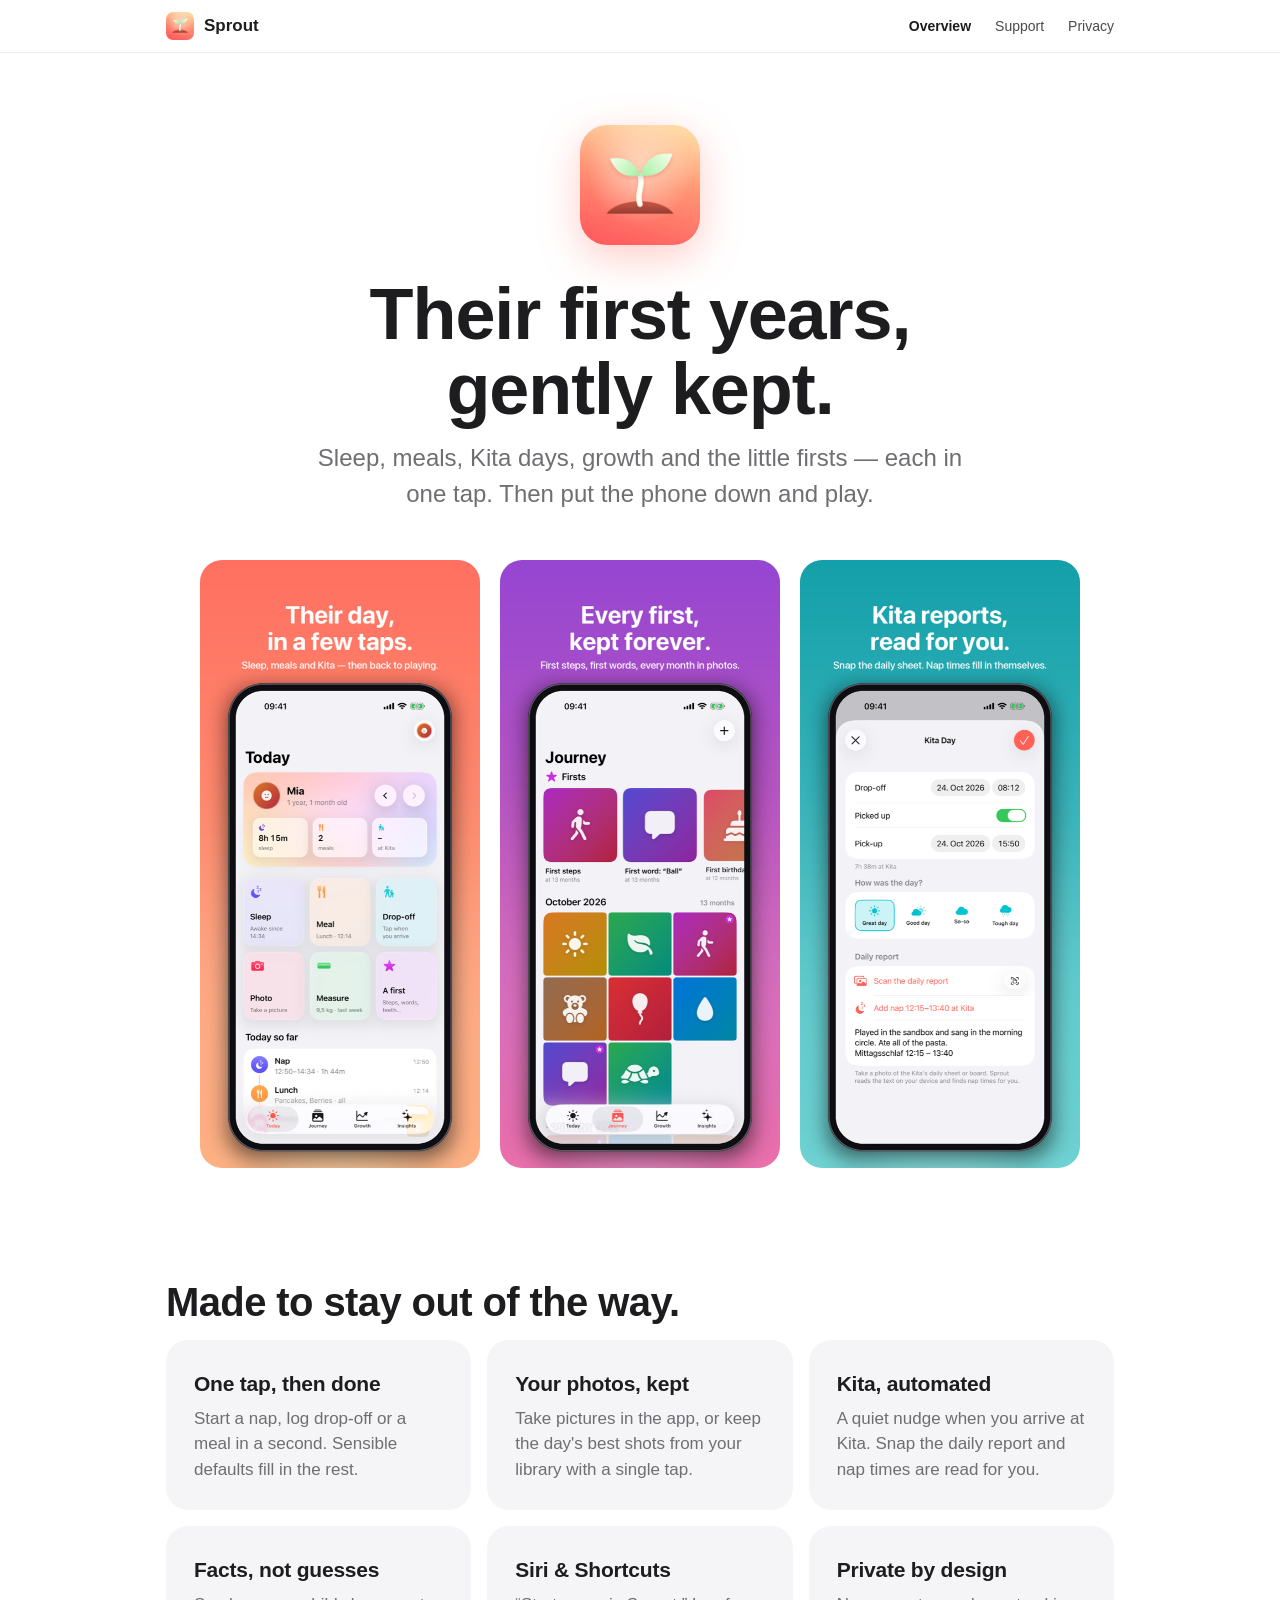
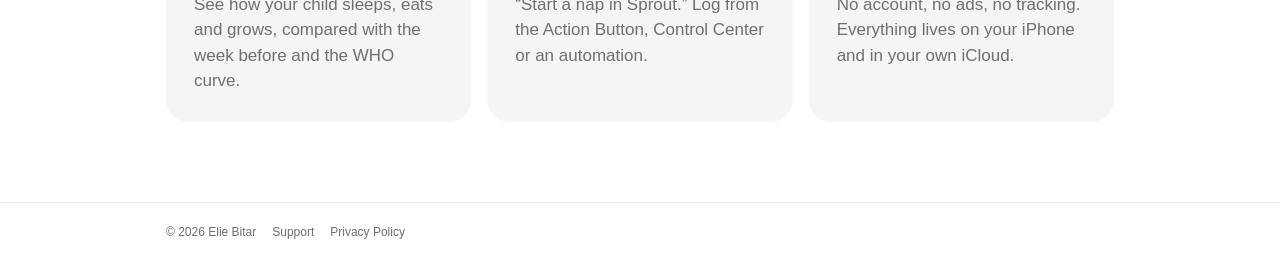
<file: index.html>
<!doctype html>
<html lang="en">
<head>
  <meta charset="utf-8">
  <meta name="viewport" content="width=device-width, initial-scale=1">
  <title>Sprout: Baby Journal</title>
  <meta name="description" content="A calm, private journal for your child's first years. Sleep, meals, Kita days, growth and firsts — each in one tap.">
  <link rel="icon" href="img/icon.png">
  <link rel="apple-touch-icon" href="img/icon.png">
  <link rel="stylesheet" href="style.css">
</head>
<body>
  <nav><div class="inner">
    <a class="brand" href="./"><img src="img/icon.png" alt="">Sprout</a>
    <a class="link" href="./" aria-current="page">Overview</a>
    <a class="link" href="support.html">Support</a>
    <a class="link" href="privacy.html">Privacy</a>
  </div></nav>

  <main>
    <section class="hero">
      <img class="icon" src="img/icon.png" alt="Sprout app icon">
      <h1>Their first years,<br>gently kept.</h1>
      <p class="lede">Sleep, meals, Kita days, growth and the little firsts — each in one tap. Then put the phone down and play.</p>
      <div class="shots">
        <img src="img/shot-1.png" alt="Today screen with sleep, meal and Kita tiles">
        <img src="img/shot-3.png" alt="Journey screen with first steps and monthly photos">
        <img src="img/shot-6.png" alt="Kita day with a scanned daily report">
      </div>
    </section>

    <h2>Made to stay out of the way.</h2>
    <div class="grid">
      <div class="card"><h3>One tap, then done</h3><p>Start a nap, log drop-off or a meal in a second. Sensible defaults fill in the rest.</p></div>
      <div class="card"><h3>Your photos, kept</h3><p>Take pictures in the app, or keep the day's best shots from your library with a single tap.</p></div>
      <div class="card"><h3>Kita, automated</h3><p>A quiet nudge when you arrive at Kita. Snap the daily report and nap times are read for you.</p></div>
      <div class="card"><h3>Facts, not guesses</h3><p>See how your child sleeps, eats and grows, compared with the week before and the WHO curve.</p></div>
      <div class="card"><h3>Siri &amp; Shortcuts</h3><p>“Start a nap in Sprout.” Log from the Action Button, Control Center or an automation.</p></div>
      <div class="card"><h3>Private by design</h3><p>No account, no ads, no tracking. Everything lives on your iPhone and in your own iCloud.</p></div>
    </div>
  </main>

  <footer><div class="inner">
    <span>© 2026 Elie Bitar</span>
    <a href="support.html">Support</a>
    <a href="privacy.html">Privacy Policy</a>
  </div></footer>
</body>
</html>
</file>
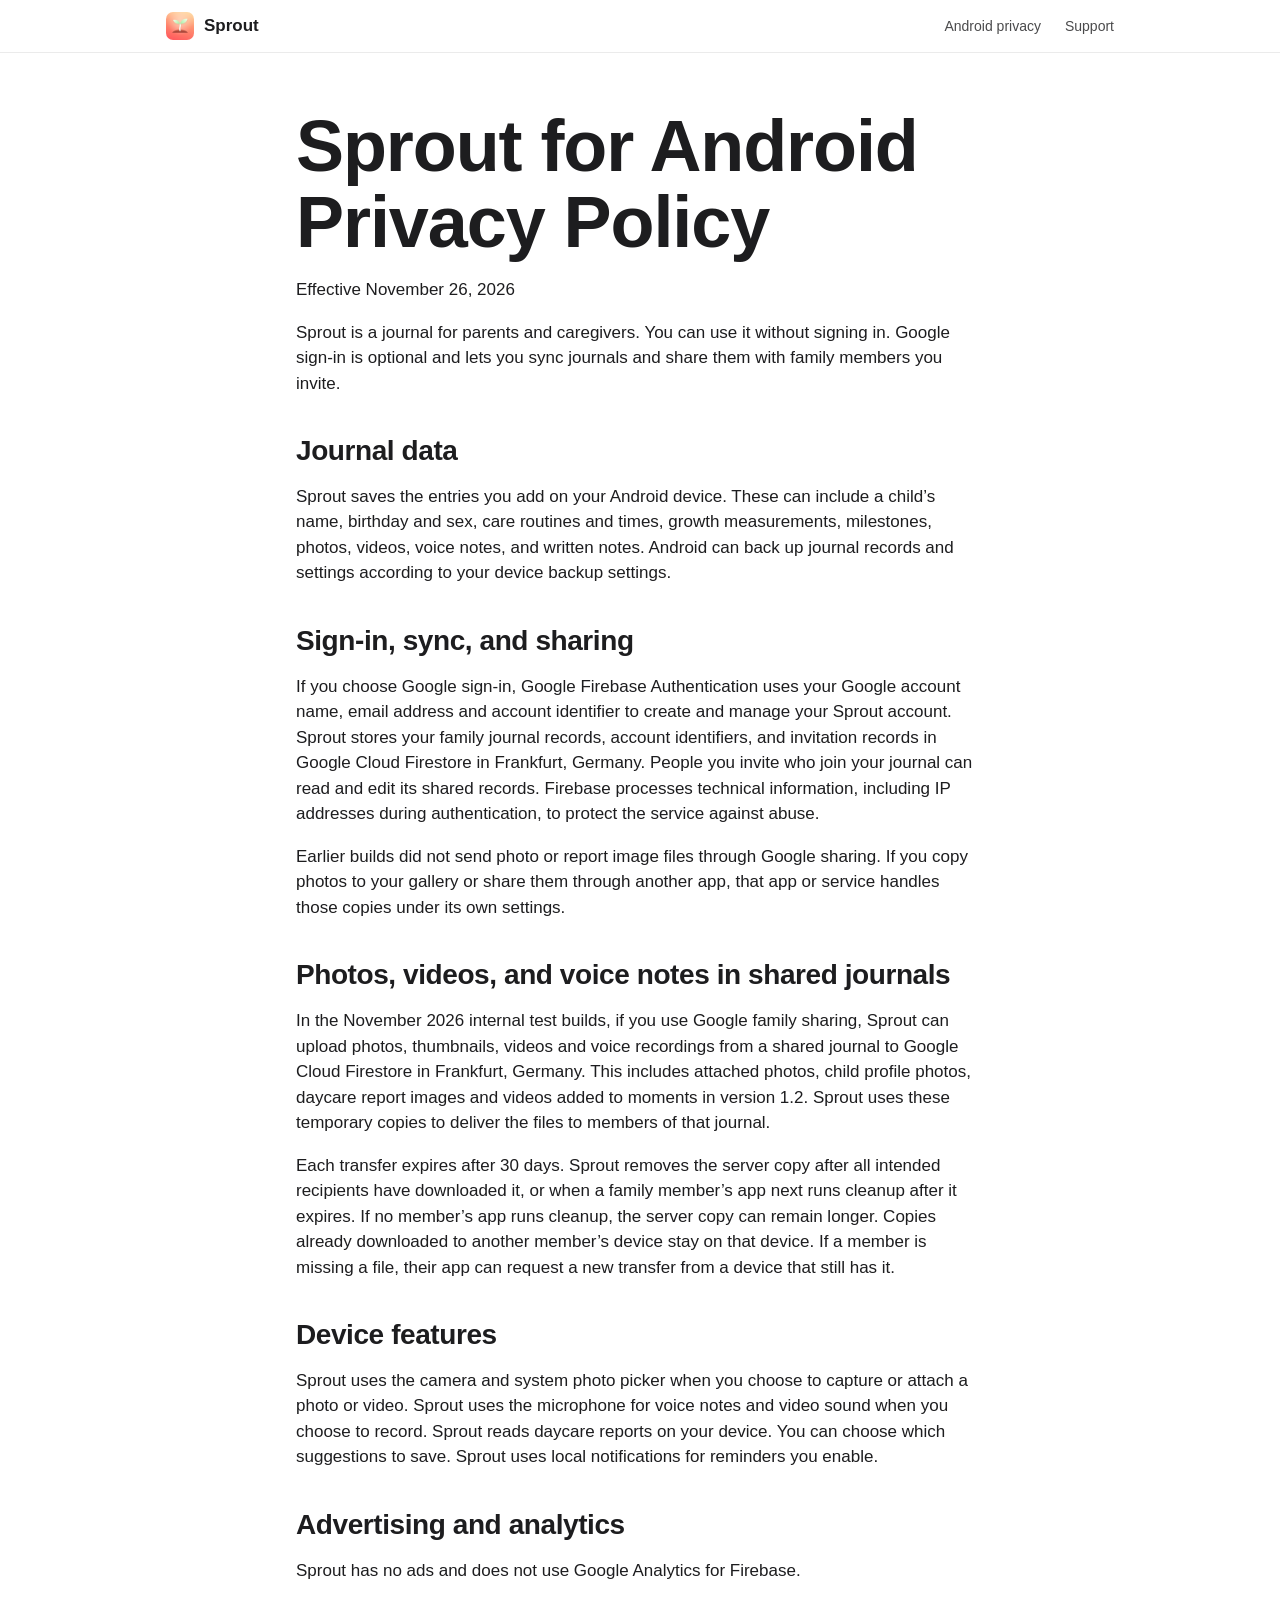
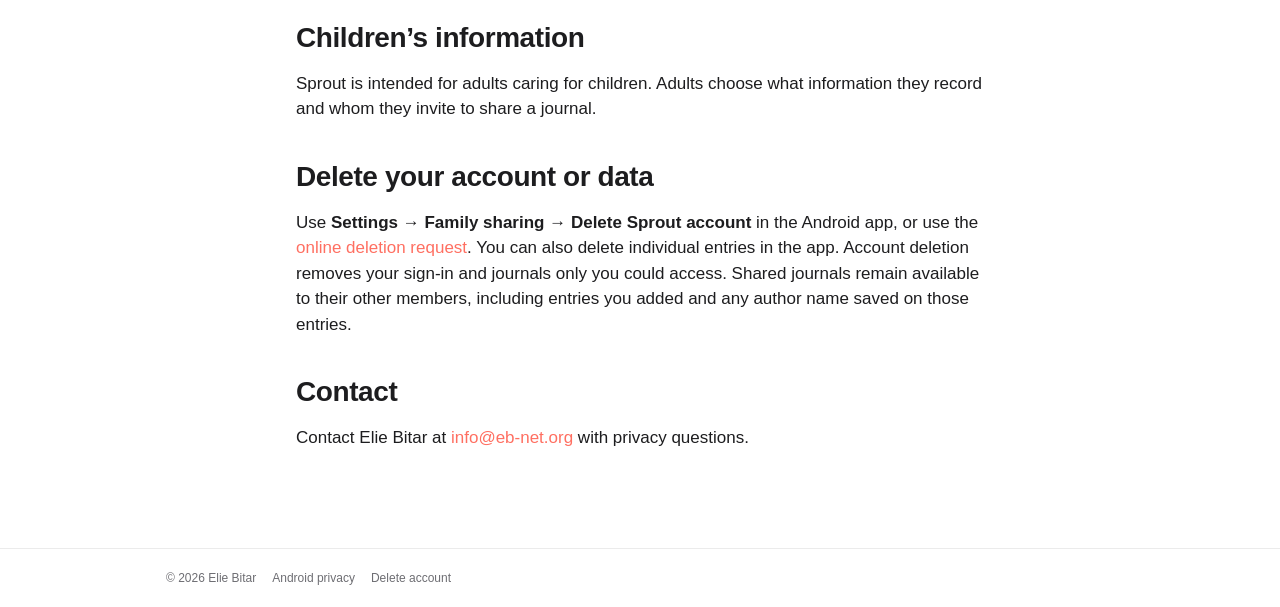
<file: android-privacy.html>
<!doctype html>
<html lang="en">
<head>
  <meta charset="utf-8">
  <meta name="viewport" content="width=device-width, initial-scale=1">
  <title>Sprout for Android Privacy Policy | Sprout</title>
  <link rel="icon" href="img/icon.png">
  <link rel="stylesheet" href="style.css">
</head>
<body>
  <nav><div class="inner">
    <a class="brand" href="./"><img src="img/icon.png" alt="">Sprout</a>
    <a class="link" href="android-privacy.html">Android privacy</a>
    <a class="link" href="support.html">Support</a>
  </div></nav>
  <main class="prose">
    <h1>Sprout for Android Privacy Policy</h1>
    <p class="muted">Effective November 26, 2026</p>
    <p>Sprout is a journal for parents and caregivers. You can use it without signing in. Google sign-in is optional and lets you sync journals and share them with family members you invite.</p>
    <h2>Journal data</h2>
    <p>Sprout saves the entries you add on your Android device. These can include a child’s name, birthday and sex, care routines and times, growth measurements, milestones, photos, videos, voice notes, and written notes. Android can back up journal records and settings according to your device backup settings.</p>
    <h2>Sign-in, sync, and sharing</h2>
    <p>If you choose Google sign-in, Google Firebase Authentication uses your Google account name, email address and account identifier to create and manage your Sprout account. Sprout stores your family journal records, account identifiers, and invitation records in Google Cloud Firestore in Frankfurt, Germany. People you invite who join your journal can read and edit its shared records. Firebase processes technical information, including IP addresses during authentication, to protect the service against abuse.</p>
    <p>Earlier builds did not send photo or report image files through Google sharing. If you copy photos to your gallery or share them through another app, that app or service handles those copies under its own settings.</p>
    <h2>Photos, videos, and voice notes in shared journals</h2>
    <p>In the November 2026 internal test builds, if you use Google family sharing, Sprout can upload photos, thumbnails, videos and voice recordings from a shared journal to Google Cloud Firestore in Frankfurt, Germany. This includes attached photos, child profile photos, daycare report images and videos added to moments in version 1.2. Sprout uses these temporary copies to deliver the files to members of that journal.</p>
    <p>Each transfer expires after 30 days. Sprout removes the server copy after all intended recipients have downloaded it, or when a family member’s app next runs cleanup after it expires. If no member’s app runs cleanup, the server copy can remain longer. Copies already downloaded to another member’s device stay on that device. If a member is missing a file, their app can request a new transfer from a device that still has it.</p>
    <h2>Device features</h2>
    <p>Sprout uses the camera and system photo picker when you choose to capture or attach a photo or video. Sprout uses the microphone for voice notes and video sound when you choose to record. Sprout reads daycare reports on your device. You can choose which suggestions to save. Sprout uses local notifications for reminders you enable.</p>
    <h2>Advertising and analytics</h2>
    <p>Sprout has no ads and does not use Google Analytics for Firebase.</p>
    <h2>Children’s information</h2>
    <p>Sprout is intended for adults caring for children. Adults choose what information they record and whom they invite to share a journal.</p>
    <h2>Delete your account or data</h2>
    <p>Use <strong>Settings → Family sharing → Delete Sprout account</strong> in the Android app, or use the <a href="delete-account.html">online deletion request</a>. You can also delete individual entries in the app. Account deletion removes your sign-in and journals only you could access. Shared journals remain available to their other members, including entries you added and any author name saved on those entries.</p>
    <h2>Contact</h2>
    <p>Contact Elie Bitar at <a href="mailto:info@eb-net.org">info@eb-net.org</a> with privacy questions.</p>
  </main>
  <footer><div class="inner">
    <span>© 2026 Elie Bitar</span>
    <a href="android-privacy.html">Android privacy</a>
    <a href="delete-account.html">Delete account</a>
  </div></footer>
</body>
</html>
</file>
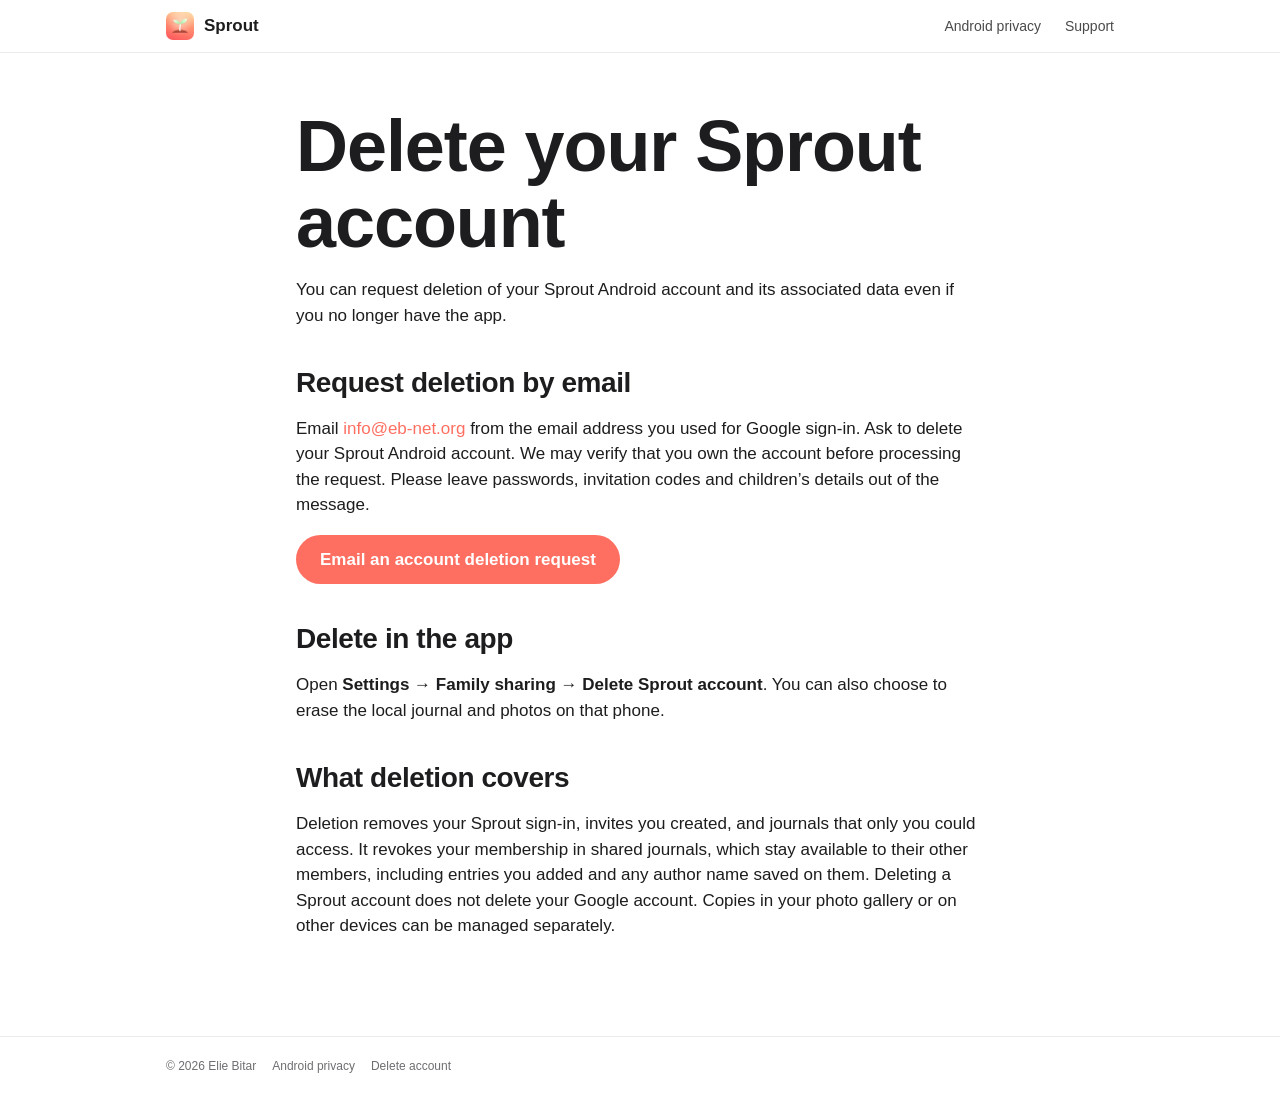
<file: delete-account.html>
<!doctype html>
<html lang="en">
<head>
  <meta charset="utf-8">
  <meta name="viewport" content="width=device-width, initial-scale=1">
  <title>Delete your Sprout account | Sprout</title>
  <link rel="icon" href="img/icon.png">
  <link rel="stylesheet" href="style.css">
</head>
<body>
  <nav><div class="inner">
    <a class="brand" href="./"><img src="img/icon.png" alt="">Sprout</a>
    <a class="link" href="android-privacy.html">Android privacy</a>
    <a class="link" href="support.html">Support</a>
  </div></nav>
  <main class="prose">
    <h1>Delete your Sprout account</h1>
    <p>You can request deletion of your Sprout Android account and its associated data even if you no longer have the app.</p>
    <h2>Request deletion by email</h2>
    <p>Email <a href="mailto:info@eb-net.org?subject=Sprout%20Android%20account%20deletion">info@eb-net.org</a> from the email address you used for Google sign-in. Ask to delete your Sprout Android account. We may verify that you own the account before processing the request. Please leave passwords, invitation codes and children’s details out of the message.</p>
    <p><a class="button" href="mailto:info@eb-net.org?subject=Sprout%20Android%20account%20deletion">Email an account deletion request</a></p>
    <h2>Delete in the app</h2>
    <p>Open <strong>Settings → Family sharing → Delete Sprout account</strong>. You can also choose to erase the local journal and photos on that phone.</p>
    <h2>What deletion covers</h2>
    <p>Deletion removes your Sprout sign-in, invites you created, and journals that only you could access. It revokes your membership in shared journals, which stay available to their other members, including entries you added and any author name saved on them. Deleting a Sprout account does not delete your Google account. Copies in your photo gallery or on other devices can be managed separately.</p>
  </main>
  <footer><div class="inner">
    <span>© 2026 Elie Bitar</span>
    <a href="android-privacy.html">Android privacy</a>
    <a href="delete-account.html">Delete account</a>
  </div></footer>
</body>
</html>
</file>
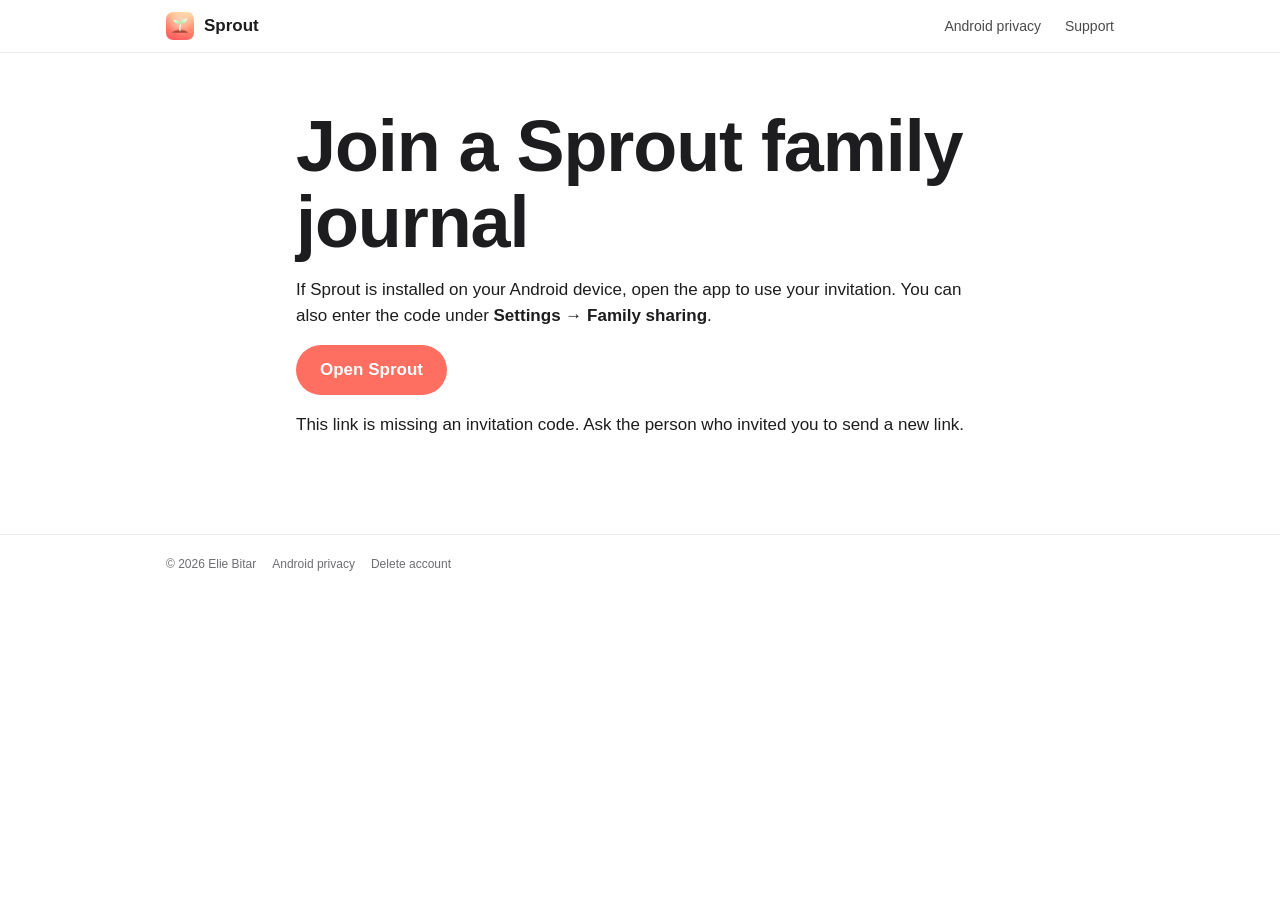
<file: join.html>
<!doctype html>
<html lang="en">
<head>
  <meta charset="utf-8">
  <meta name="viewport" content="width=device-width, initial-scale=1">
  <meta name="referrer" content="no-referrer">
  <title>Join a Sprout family journal | Sprout</title>
  <link rel="icon" href="img/icon.png">
  <link rel="stylesheet" href="style.css">
</head>
<body>
  <nav><div class="inner">
    <a class="brand" href="./"><img src="img/icon.png" alt="">Sprout</a>
    <a class="link" href="android-privacy.html">Android privacy</a>
    <a class="link" href="support.html">Support</a>
  </div></nav>
  <main class="prose">
    <h1>Join a Sprout family journal</h1>
    <p>If Sprout is installed on your Android device, open the app to use your invitation. You can also enter the code under <strong>Settings → Family sharing</strong>.</p>
    <p id="invite-code" hidden>Invitation code <strong id="code"></strong></p>
    <p><a id="open-sprout" class="button" hidden>Open Sprout</a></p>
    <p id="missing" hidden>This link is missing an invitation code. Ask the person who invited you to send a new link.</p>
    <script>
      const code = new URLSearchParams(window.location.search).get("code");
      if (/^[A-HJ-NP-Z2-9]{10}$/.test(code ?? "")) {
        document.getElementById("code").textContent = code;
        document.getElementById("invite-code").hidden = false;
        const appLink = document.getElementById("open-sprout");
        appLink.href = "sprout://join?code=" + encodeURIComponent(code);
        appLink.hidden = false;
      } else {
        document.getElementById("missing").hidden = false;
      }
    </script>
  </main>
  <footer><div class="inner">
    <span>© 2026 Elie Bitar</span>
    <a href="android-privacy.html">Android privacy</a>
    <a href="delete-account.html">Delete account</a>
  </div></footer>
</body>
</html>
</file>
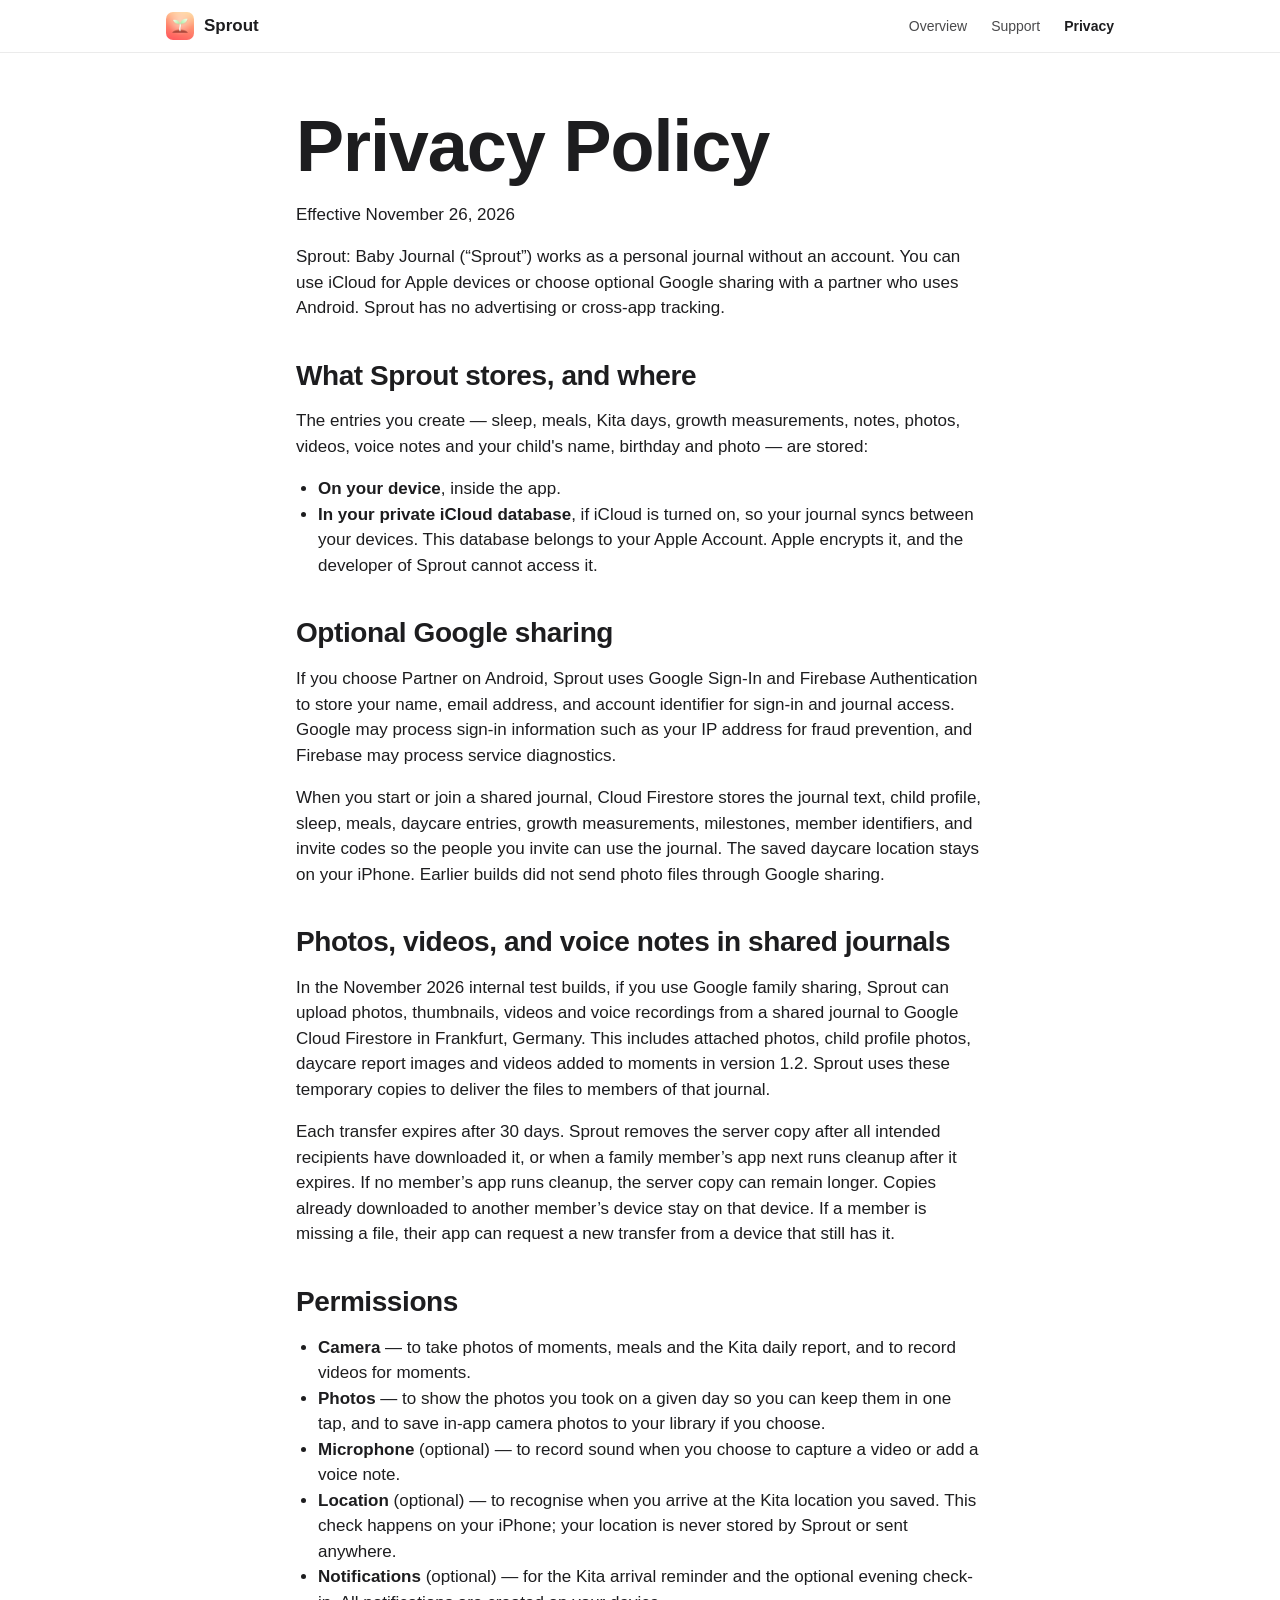
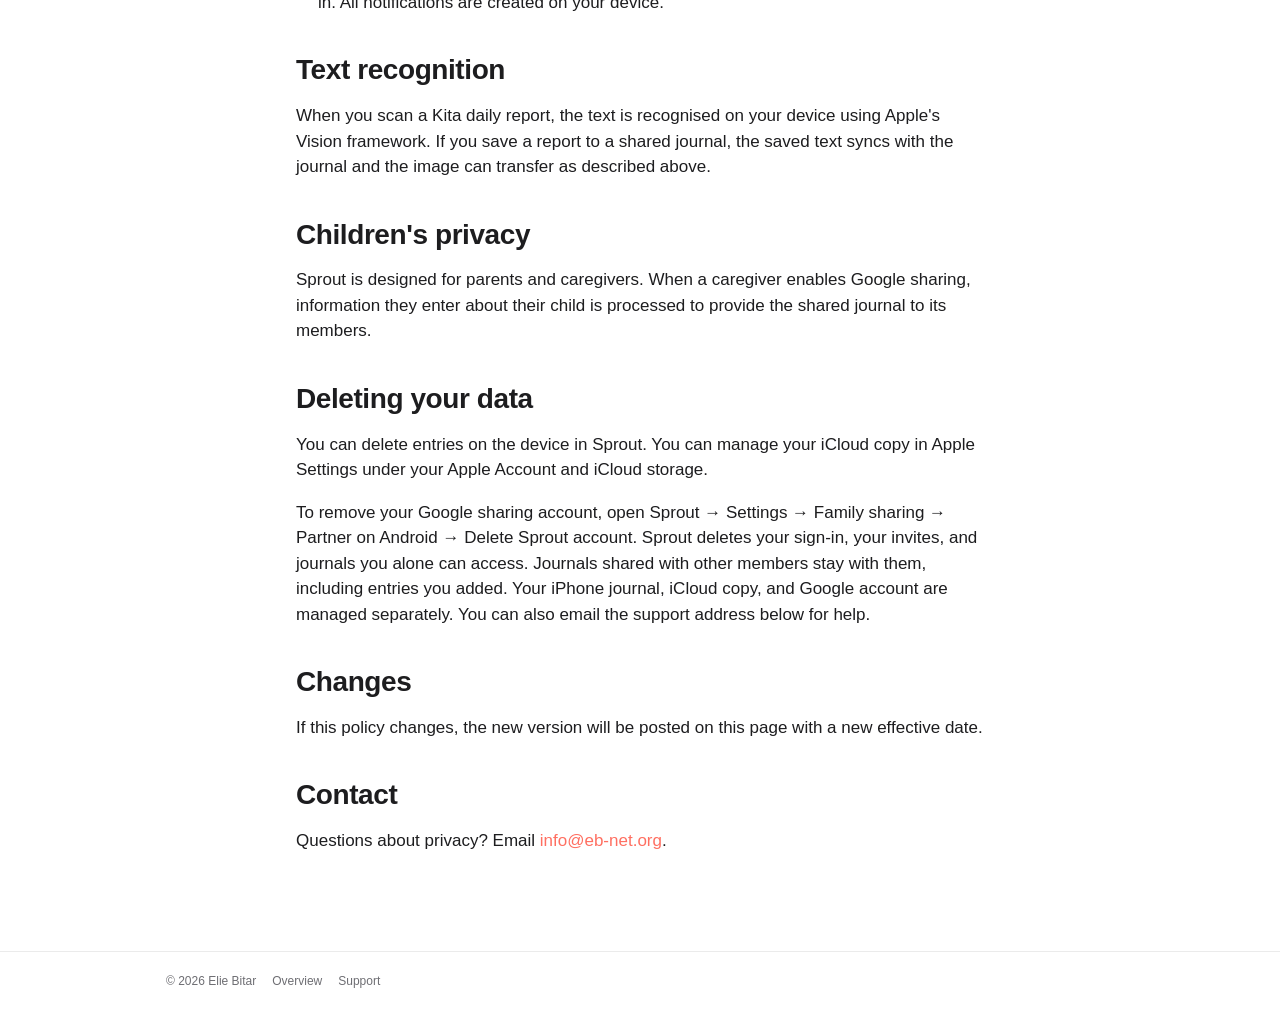
<file: privacy.html>
<!doctype html>
<html lang="en">
<head>
  <meta charset="utf-8">
  <meta name="viewport" content="width=device-width, initial-scale=1">
  <title>Sprout Privacy Policy</title>
  <meta name="description" content="How Sprout for iPhone handles journal data, optional iCloud sync, and Google family sharing.">
  <link rel="icon" href="img/icon.png">
  <link rel="stylesheet" href="style.css">
</head>
<body>
  <nav><div class="inner">
    <a class="brand" href="./"><img src="img/icon.png" alt="">Sprout</a>
    <a class="link" href="./">Overview</a>
    <a class="link" href="support.html">Support</a>
    <a class="link" href="privacy.html" aria-current="page">Privacy</a>
  </div></nav>

  <main class="prose">
    <h1>Privacy Policy</h1>
    <p class="muted">Effective November 26, 2026</p>

    <p>Sprout: Baby Journal (“Sprout”) works as a personal journal without an account. You can use iCloud for Apple devices or choose optional Google sharing with a partner who uses Android. Sprout has no advertising or cross-app tracking.</p>

    <h2>What Sprout stores, and where</h2>
    <p>The entries you create — sleep, meals, Kita days, growth measurements, notes, photos, videos, voice notes and your child's name, birthday and photo — are stored:</p>
    <ul>
      <li><strong>On your device</strong>, inside the app.</li>
      <li><strong>In your private iCloud database</strong>, if iCloud is turned on, so your journal syncs between your devices. This database belongs to your Apple Account. Apple encrypts it, and the developer of Sprout cannot access it.</li>
    </ul>
    <h2>Optional Google sharing</h2>
    <p>If you choose Partner on Android, Sprout uses Google Sign-In and Firebase Authentication to store your name, email address, and account identifier for sign-in and journal access. Google may process sign-in information such as your IP address for fraud prevention, and Firebase may process service diagnostics.</p>
    <p>When you start or join a shared journal, Cloud Firestore stores the journal text, child profile, sleep, meals, daycare entries, growth measurements, milestones, member identifiers, and invite codes so the people you invite can use the journal. The saved daycare location stays on your iPhone. Earlier builds did not send photo files through Google sharing.</p>

    <h2>Photos, videos, and voice notes in shared journals</h2>
    <p>In the November 2026 internal test builds, if you use Google family sharing, Sprout can upload photos, thumbnails, videos and voice recordings from a shared journal to Google Cloud Firestore in Frankfurt, Germany. This includes attached photos, child profile photos, daycare report images and videos added to moments in version 1.2. Sprout uses these temporary copies to deliver the files to members of that journal.</p>
    <p>Each transfer expires after 30 days. Sprout removes the server copy after all intended recipients have downloaded it, or when a family member’s app next runs cleanup after it expires. If no member’s app runs cleanup, the server copy can remain longer. Copies already downloaded to another member’s device stay on that device. If a member is missing a file, their app can request a new transfer from a device that still has it.</p>

    <h2>Permissions</h2>
    <ul>
      <li><strong>Camera</strong> — to take photos of moments, meals and the Kita daily report, and to record videos for moments.</li>
      <li><strong>Photos</strong> — to show the photos you took on a given day so you can keep them in one tap, and to save in-app camera photos to your library if you choose.</li>
      <li><strong>Microphone</strong> (optional) — to record sound when you choose to capture a video or add a voice note.</li>
      <li><strong>Location</strong> (optional) — to recognise when you arrive at the Kita location you saved. This check happens on your iPhone; your location is never stored by Sprout or sent anywhere.</li>
      <li><strong>Notifications</strong> (optional) — for the Kita arrival reminder and the optional evening check-in. All notifications are created on your device.</li>
    </ul>

    <h2>Text recognition</h2>
    <p>When you scan a Kita daily report, the text is recognised on your device using Apple's Vision framework. If you save a report to a shared journal, the saved text syncs with the journal and the image can transfer as described above.</p>

    <h2>Children's privacy</h2>
    <p>Sprout is designed for parents and caregivers. When a caregiver enables Google sharing, information they enter about their child is processed to provide the shared journal to its members.</p>

    <h2>Deleting your data</h2>
    <p>You can delete entries on the device in Sprout. You can manage your iCloud copy in Apple Settings under your Apple Account and iCloud storage.</p>
    <p>To remove your Google sharing account, open Sprout → Settings → Family sharing → Partner on Android → Delete Sprout account. Sprout deletes your sign-in, your invites, and journals you alone can access. Journals shared with other members stay with them, including entries you added. Your iPhone journal, iCloud copy, and Google account are managed separately. You can also email the support address below for help.</p>

    <h2>Changes</h2>
    <p>If this policy changes, the new version will be posted on this page with a new effective date.</p>

    <h2>Contact</h2>
    <p>Questions about privacy? Email <a href="mailto:info@eb-net.org">info@eb-net.org</a>.</p>
  </main>

  <footer><div class="inner">
    <span>© 2026 Elie Bitar</span>
    <a href="./">Overview</a>
    <a href="support.html">Support</a>
  </div></footer>
</body>
</html>
</file>
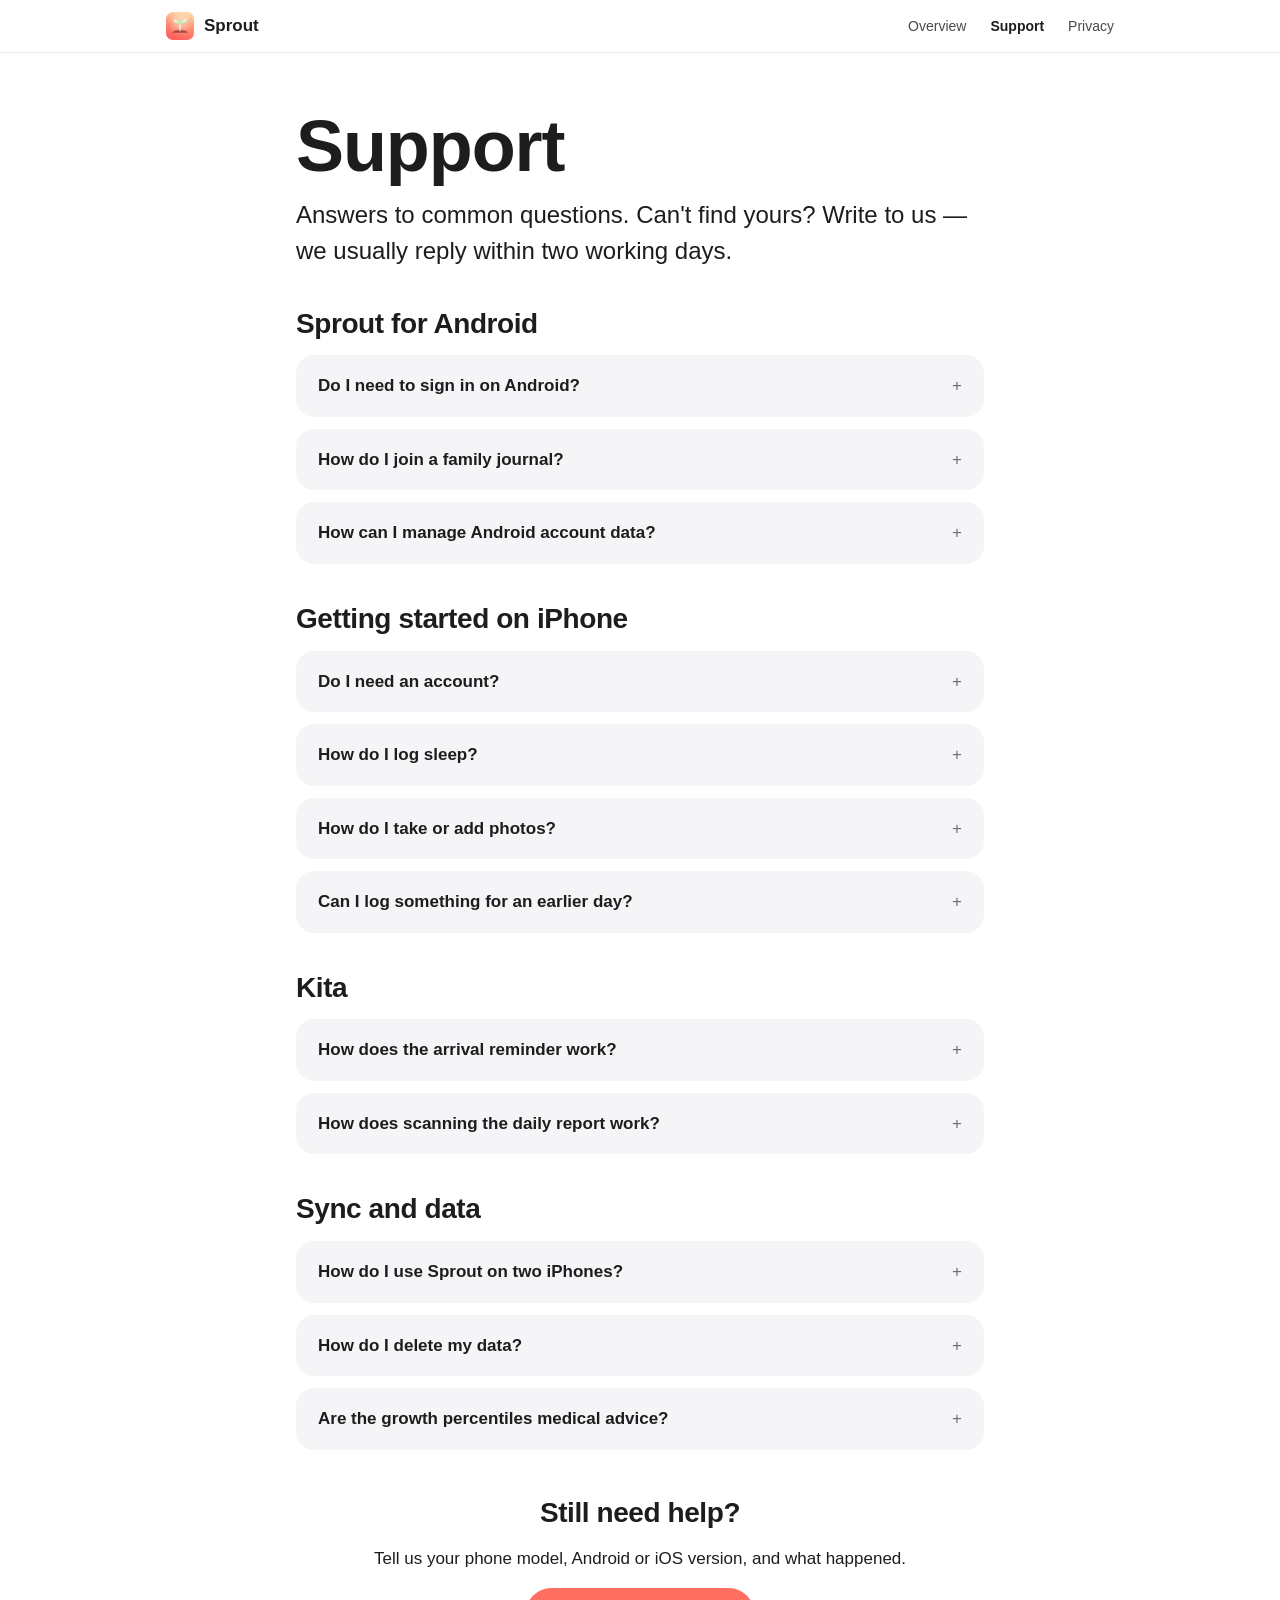
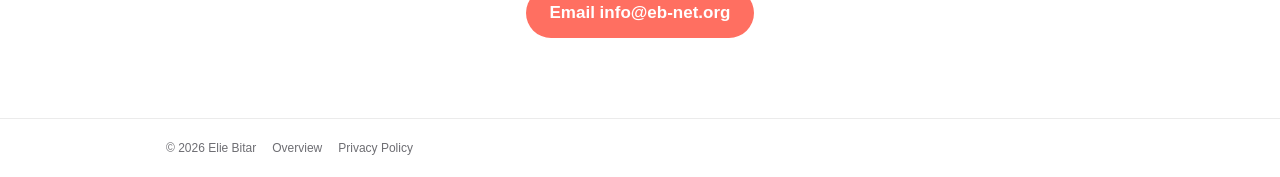
<file: support.html>
<!doctype html>
<html lang="en">
<head>
  <meta charset="utf-8">
  <meta name="viewport" content="width=device-width, initial-scale=1">
  <title>Sprout Support</title>
  <meta name="description" content="Help and answers for Sprout: Baby Journal.">
  <link rel="icon" href="img/icon.png">
  <link rel="stylesheet" href="style.css">
</head>
<body>
  <nav><div class="inner">
    <a class="brand" href="./"><img src="img/icon.png" alt="">Sprout</a>
    <a class="link" href="./">Overview</a>
    <a class="link" href="support.html" aria-current="page">Support</a>
    <a class="link" href="privacy.html">Privacy</a>
  </div></nav>

  <main class="prose">
    <h1>Support</h1>
    <p class="lede" style="margin:0">Answers to common questions. Can't find yours? Write to us — we usually reply within two working days.</p>

    <h2>Sprout for Android</h2>
    <details><summary>Do I need to sign in on Android?</summary>
      <p>You can use the journal without signing in. Open Settings → Family sharing to sign in with Google, sync your journal entries and invite a partner. Photos stay on the device where you add them.</p></details>
    <details><summary>How do I join a family journal?</summary>
      <p>Open the invite link on your Android device. You can also enter the invitation code under Settings → Family sharing → Join with a code.</p></details>
    <details><summary>How can I manage Android account data?</summary>
      <p>See the <a href="android-privacy.html">Android privacy policy</a> or <a href="delete-account.html">request account deletion</a>.</p></details>

    <h2>Getting started on iPhone</h2>
    <details><summary>Do I need an account?</summary>
      <p>No. Sprout has no sign-up. Your journal is stored on your iPhone and synced through your own iCloud account.</p></details>
    <details><summary>How do I log sleep?</summary>
      <p>Tap the Sleep tile when your child falls asleep and tap it again when they wake up. To add a sleep afterwards, touch and hold the tile and choose “Log Past Sleep”. You can also say “Start a nap in Sprout” to Siri.</p></details>
    <details><summary>How do I take or add photos?</summary>
      <p>Tap the Photo tile to open the camera. Touch and hold it to choose photos from your library instead. If you allow it, Sprout also shows the photos you took that day so you can keep them with one tap.</p></details>
    <details><summary>Can I log something for an earlier day?</summary>
      <p>Yes. Use the arrows next to your child's name on the Today screen to go back to any day, then tap a tile.</p></details>

    <h2>Kita</h2>
    <details><summary>How does the arrival reminder work?</summary>
      <p>In Settings, tap “I'm at Kita Now” while you are at the Kita, then turn on “Ask when I arrive”. When you arrive later, Sprout sends a quiet notification; touch and hold it to log drop-off or pick-up. It always asks first and never logs on its own. Allow location access “Always” for this to work.</p></details>
    <details><summary>How does scanning the daily report work?</summary>
      <p>Open a Kita day and tap “Scan the daily report”. Sprout reads the text on your iPhone (German and English) and adds it to the notes. If it finds a nap time such as “Schlaf 12:15 – 13:40”, it offers to add the nap with one tap.</p></details>

    <h2>Sync and data</h2>
    <details><summary>How do I use Sprout on two iPhones?</summary>
      <p>Sign in to the same Apple Account with iCloud turned on, on both devices. Sprout syncs automatically through your private iCloud database. Settings → Privacy in Sprout shows whether iCloud sync is on.</p></details>
    <details><summary>How do I delete my data?</summary>
      <p>Delete individual entries in the app (touch and hold an entry, or open it and tap Delete). To remove everything, delete the app, then on your iPhone go to Settings → [your name] → iCloud → Manage Account Storage and delete the Sprout data.</p></details>
    <details><summary>Are the growth percentiles medical advice?</summary>
      <p>No. The dashed line shows the WHO median for orientation only. Every child grows at their own pace — please talk to your pediatrician about any concerns.</p></details>

    <div class="contact">
      <h2>Still need help?</h2>
      <p class="muted">Tell us your phone model, Android or iOS version, and what happened.</p>
      <a class="button" href="mailto:info@eb-net.org?subject=Sprout%20Support">Email info@eb-net.org</a>
    </div>
  </main>

  <footer><div class="inner">
    <span>© 2026 Elie Bitar</span>
    <a href="./">Overview</a>
    <a href="privacy.html">Privacy Policy</a>
  </div></footer>
</body>
</html>
</file>
<file: style.css>
:root {
  --bg: #ffffff;
  --text: #1d1d1f;
  --secondary: #6e6e73;
  --card: #f5f5f7;
  --accent: #ff6f61;
  --line: rgba(0, 0, 0, 0.08);
  --nav: rgba(255, 255, 255, 0.72);
}
@media (prefers-color-scheme: dark) {
  :root {
    --bg: #000000;
    --text: #f5f5f7;
    --secondary: #a1a1a6;
    --card: #1c1c1e;
    --accent: #ff8a78;
    --line: rgba(255, 255, 255, 0.12);
    --nav: rgba(22, 22, 23, 0.72);
  }
}
* { box-sizing: border-box; }
html { -webkit-text-size-adjust: 100%; }
body {
  margin: 0;
  background: var(--bg);
  color: var(--text);
  font: 17px/1.5 -apple-system, BlinkMacSystemFont, "SF Pro Text", "Helvetica Neue", Helvetica, Arial, sans-serif;
  -webkit-font-smoothing: antialiased;
}
a { color: var(--accent); text-decoration: none; }
a:hover { text-decoration: underline; }

nav {
  position: sticky; top: 0; z-index: 10;
  background: var(--nav);
  backdrop-filter: saturate(180%) blur(20px);
  -webkit-backdrop-filter: saturate(180%) blur(20px);
  border-bottom: 1px solid var(--line);
}
nav .inner {
  max-width: 980px; margin: 0 auto; padding: 0 16px;
  height: 52px; display: flex; align-items: center; gap: 24px;
}
nav .brand { display: flex; align-items: center; gap: 10px; color: var(--text); font-weight: 600; margin-right: auto; }
nav .brand img { width: 28px; height: 28px; border-radius: 7px; }
nav a.link { color: var(--text); font-size: 14px; opacity: 0.8; }
nav a.link[aria-current="page"] { opacity: 1; font-weight: 600; }

main { max-width: 980px; margin: 0 auto; padding: 0 16px 80px; }
.hero { text-align: center; padding: 72px 0 40px; }
.hero img.icon { width: 120px; height: 120px; border-radius: 27px; box-shadow: 0 12px 40px rgba(255, 111, 97, 0.35); }
h1 { font-size: clamp(40px, 7vw, 72px); line-height: 1.05; font-weight: 700; letter-spacing: -0.015em; margin: 24px 0 12px; }
h2 { font-size: clamp(28px, 4vw, 40px); line-height: 1.1; font-weight: 700; letter-spacing: -0.015em; margin: 56px 0 16px; }
h3 { font-size: 21px; margin: 0 0 6px; letter-spacing: -0.01em; }
.lede { font-size: clamp(19px, 2.4vw, 24px); color: var(--secondary); max-width: 680px; margin: 0 auto; }
.muted { color: var(--secondary); }

.shots { display: flex; gap: 20px; justify-content: center; margin: 48px 0 8px; overflow-x: auto; padding-bottom: 8px; }
.shots img { width: min(30%, 280px); min-width: 200px; border-radius: 22px; }

.grid { display: grid; grid-template-columns: repeat(auto-fit, minmax(260px, 1fr)); gap: 16px; }
.card { background: var(--card); border-radius: 22px; padding: 28px; }
.card p { margin: 0; color: var(--secondary); }

.prose { max-width: 720px; margin: 0 auto; }
.prose h1 { text-align: left; margin-top: 56px; }
.prose h2 { font-size: 28px; margin-top: 40px; }
.prose p, .prose li { color: var(--text); }
.prose ul { padding-left: 22px; }

details { background: var(--card); border-radius: 18px; padding: 18px 22px; margin: 12px 0; }
summary { cursor: pointer; font-weight: 600; list-style: none; }
summary::-webkit-details-marker { display: none; }
summary::after { content: "+"; float: right; color: var(--secondary); font-weight: 400; }
details[open] summary::after { content: "−"; }
details p { margin: 12px 0 0; color: var(--secondary); }

.contact { text-align: center; margin-top: 48px; }
.button {
  display: inline-block; background: var(--accent); color: #fff; font-weight: 600;
  padding: 12px 24px; border-radius: 980px;
}
.button:hover { text-decoration: none; filter: brightness(1.05); }

footer { border-top: 1px solid var(--line); color: var(--secondary); font-size: 12px; }
footer .inner { max-width: 980px; margin: 0 auto; padding: 20px 16px; display: flex; gap: 16px; flex-wrap: wrap; }
footer a { color: var(--secondary); }
</file>
